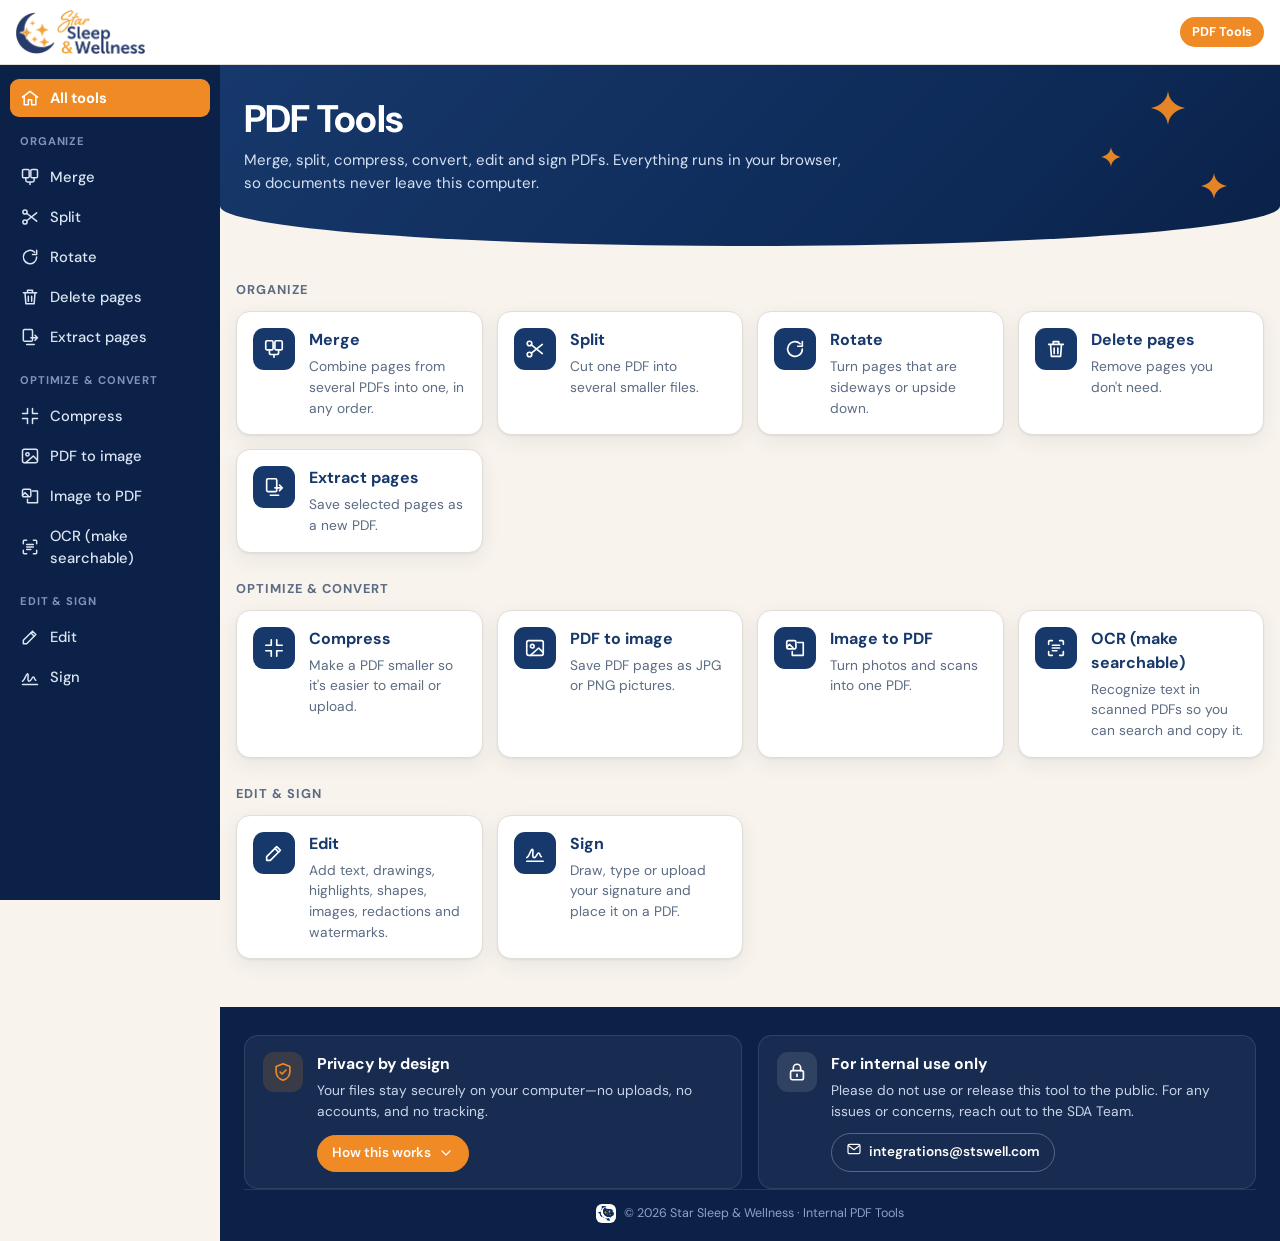
<file: index.html>
<!doctype html>
<html lang="en">
<head>
  <meta charset="utf-8">
  <meta name="viewport" content="width=device-width, initial-scale=1">
  <title>PDF Tools · Star Sleep &amp; Wellness</title>
  <meta name="robots" content="noindex, nofollow">
  <meta name="description" content="Internal PDF tools for Star Sleep & Wellness. Files never leave your computer.">
  <link rel="icon" type="image/png" href="assets/logo.png">
  <link rel="preconnect" href="https://fonts.googleapis.com">
  <link rel="preconnect" href="https://fonts.gstatic.com" crossorigin>
  <link href="https://fonts.googleapis.com/css2?family=DM+Sans:opsz,wght@9..40,400;9..40,500;9..40,600;9..40,700&display=swap" rel="stylesheet">
  <link rel="stylesheet" href="style.css">
  <link rel="stylesheet" href="css/tools.css">
  <script type="module" src="js/shell.js"></script>
  <script type="module" src="js/home.js"></script>
</head>
<body data-tool="home">
  <section class="hero">
    <svg class="star s1" viewBox="0 0 24 24" aria-hidden="true"><path d="M12 0c.8 6.4 4.8 10.4 12 12-7.2 1.6-11.2 5.6-12 12-.8-6.4-4.8-10.4-12-12C7.2 10.4 11.2 6.4 12 0Z"/></svg>
    <svg class="star s2" viewBox="0 0 24 24" aria-hidden="true"><path d="M12 0c.8 6.4 4.8 10.4 12 12-7.2 1.6-11.2 5.6-12 12-.8-6.4-4.8-10.4-12-12C7.2 10.4 11.2 6.4 12 0Z"/></svg>
    <svg class="star s3" viewBox="0 0 24 24" aria-hidden="true"><path d="M12 0c.8 6.4 4.8 10.4 12 12-7.2 1.6-11.2 5.6-12 12-.8-6.4-4.8-10.4-12-12C7.2 10.4 11.2 6.4 12 0Z"/></svg>
    <div class="hero-inner">
      <h1>PDF Tools</h1>
      <p>Merge, split, compress, convert, edit and sign PDFs. Everything runs in your browser, so documents never leave this computer.</p>
    </div>
  </section>
  <main class="home-main" id="home"></main>

  <section class="home-main privacy" id="privacy" aria-labelledby="privacy-title" hidden>
    <h2 id="privacy-title">How your files stay private</h2>
    <div class="privacy-grid">
      <div class="privacy-item">
        <h3>Your files are never uploaded</h3>
        <p>Many online PDF tools send your document to their company's servers to do the work. This one doesn't. When you choose a PDF, your web browser opens it from your computer and does all the work itself: merging, compressing, signing, OCR. Your document is never sent to STS's servers or to any other company.</p>
      </div>
      <div class="privacy-item">
        <h3>Results go straight to your Downloads folder</h3>
        <p>Nothing is stored online, and there's no account to sign in to. Closing the tab clears your files from the browser's memory. The only thing kept is a signature you choose to "Remember on this computer", and that stays in this browser only.</p>
      </div>
      <div class="privacy-item">
        <h3>What the page does download</h3>
        <p>When the page opens, it downloads the tools themselves (program code and fonts) from public download sites (cdnjs, unpkg, jsDelivr and Google Fonts). OCR also downloads its text-recognition model the first time you use it. These are downloads <em>to</em> your computer. Your documents are never sent to those sites.</p>
      </div>
      <div class="privacy-item">
        <h3>Check it yourself</h3>
        <p>Press <kbd>F12</kbd>, open the <b>Network</b> tab, then use any tool. You'll see the tools and fonts coming in, and none of your documents going out.</p>
      </div>
    </div>
  </section>
</body>
</html>
</file>
<file: style.css>
/* Star Sleep & Wellness palette */
:root {
  --navy: #17386b;
  --navy-deep: #0d2a57;
  --navy-ink: #0b2147;
  --orange: #f08a24;
  --orange-hover: #d9731a;
  --orange-soft: #fdeedd;
  --sky: #c9d9eb;
  --sky-soft: #e8eff8;

  --bg: #f8f3ec;
  --surface: #ffffff;
  --surface-2: #f3eee6;
  --paper-bg: #eef2f7;
  --text: #13213a;
  --muted: #5b6b82;
  --border: #e2ded7;
  --danger: #c0392b;
  --danger-soft: #fbe9e7;
  --ok: #1e7d4f;
  --on-accent: #ffffff;
  --radius: 14px;
  --shadow: 0 1px 2px rgba(13, 42, 87, .06), 0 6px 20px rgba(13, 42, 87, .07);
  color-scheme: only light;
}


* { box-sizing: border-box; }
[hidden] { display: none !important; }

body {
  margin: 0;
  background: var(--bg);
  color: var(--text);
  font: 15px/1.5 "DM Sans", system-ui, -apple-system, "Segoe UI", Roboto, sans-serif;
}
body.is-dragging, body.is-dragging * { cursor: grabbing !important; user-select: none; }

button, input { font: inherit; }

/* ---------- Top bar ---------- */
.topbar { background: var(--surface); border-bottom: 1px solid var(--border); }
.topbar-inner {
  margin: 0;
  padding: 10px 16px;
  display: flex;
  align-items: center;
  justify-content: space-between;
  gap: 12px;
}
.brand { display: flex; align-items: center; gap: 10px; color: var(--navy); text-decoration: none; }
.brand-text { font-size: 1rem; letter-spacing: .01em; }
.brand strong { color: var(--orange); font-weight: 700; }
.tool-name {
  background: var(--orange);
  color: #fff;
  font-weight: 700;
  font-size: .8rem;
  padding: 5px 12px;
  border-radius: 999px;
}

/* ---------- Hero ---------- */
.hero {
  position: relative;
  overflow: hidden;
  background: linear-gradient(135deg, var(--navy) 0%, var(--navy-deep) 70%, var(--navy-ink) 100%);
  color: #fff;
  border-radius: 0 0 50% 50% / 0 0 40px 40px;
  padding: 32px 24px 52px;
}
.hero-inner { max-width: 1240px; margin: 0 auto; position: relative; }
.hero h1 { margin: 0 0 8px; font-size: clamp(1.7rem, 3.5vw, 2.4rem); letter-spacing: -0.02em; line-height: 1.15; }
.hero p { margin: 0; max-width: 60ch; color: #d6e2f2; }
.steps { list-style: none; padding: 0; margin: 20px 0 0; display: flex; flex-wrap: wrap; gap: 10px; }
.steps li {
  display: flex; align-items: center; gap: 8px;
  background: rgba(255, 255, 255, .1);
  border: 1px solid rgba(255, 255, 255, .18);
  padding: 6px 14px 6px 6px;
  border-radius: 999px;
  font-size: .9rem;
}
.steps span {
  display: grid; place-items: center;
  width: 24px; height: 24px; border-radius: 50%;
  background: var(--orange); color: #fff; font-weight: 700; font-size: .8rem;
}
.star { position: absolute; fill: var(--orange); opacity: .95; }
.star.s1 { width: 34px; right: 9%; top: 26px; }
.star.s2 { width: 20px; right: 15%; top: 82px; }
.star.s3 { width: 26px; right: 5%; top: 108px; }
@media (max-width: 1200px) { .star { display: none; } }

/* ---------- Board ---------- */
.board {
  max-width: 1280px;
  margin: 24px auto 0;
  padding: 0 16px;
  display: grid;
  grid-template-columns: minmax(0, 1fr) minmax(0, 1fr);
  gap: 20px;
  align-items: start;
}
@media (max-width: 1100px) { .board { grid-template-columns: minmax(0, 1fr); } }

.panel {
  background: var(--surface);
  border: 1px solid var(--border);
  border-radius: var(--radius);
  box-shadow: var(--shadow);
  padding: 18px;
}
.panel-head { display: flex; align-items: center; justify-content: space-between; gap: 12px; margin-bottom: 12px; }
.head-actions { display: flex; align-items: center; gap: 8px; }
.panel-head h2 { margin: 0; font-size: 1.15rem; color: var(--navy); }
.count { color: var(--muted); font-weight: 500; font-size: .9rem; margin-left: 4px; }

.out-panel {
  position: sticky;
  top: 16px;
  display: flex;
  flex-direction: column;
  max-height: calc(100vh - 32px);
  border-top: 4px solid var(--orange);
}
@media (max-width: 1100px) { .out-panel { position: static; max-height: none; } }

.hint { color: var(--muted); font-size: .85rem; margin: 0 0 12px; }
kbd {
  font: inherit; font-size: .78rem;
  border: 1px solid var(--border); border-bottom-width: 2px;
  border-radius: 5px; padding: 0 5px; background: var(--surface-2);
}

/* ---------- Buttons & fields ---------- */
.btn {
  display: inline-flex; align-items: center; justify-content: center; gap: 6px;
  font-weight: 600;
  border-radius: 10px;
  padding: 10px 20px;
  cursor: pointer;
  border: 1px solid transparent;
  white-space: nowrap;
  transition: background .15s, border-color .15s, color .15s;
}
.btn.small { padding: 6px 12px; font-size: .85rem; border-radius: 8px; }
.btn.primary { background: var(--orange); color: #fff; }
.btn.primary:hover:not(:disabled) { background: var(--orange-hover); }
.btn:disabled { opacity: .45; cursor: default; }
.btn.navy { background: var(--navy); color: #fff; }
.btn.navy:hover:not(:disabled) { background: var(--navy-deep); }
.btn.outline { background: transparent; color: var(--navy); border-color: var(--sky); }
.btn.outline:hover:not(:disabled) { border-color: var(--navy); }
.btn.ghost { background: transparent; color: var(--muted); border-color: var(--border); }
.btn.ghost:hover { color: var(--danger); border-color: var(--danger); }
.btn:focus-visible, .icon-btn:focus-visible, .thumb:focus-visible, .link-btn:focus-visible {
  outline: 2px solid var(--orange); outline-offset: 2px;
}

.icon-btn {
  width: 30px; height: 30px;
  display: grid; place-items: center;
  border: 1px solid var(--border);
  border-radius: 8px;
  background: var(--surface);
  color: var(--muted);
  cursor: pointer;
  font-size: .9rem;
  line-height: 1;
}
.icon-btn:hover { color: var(--navy); border-color: var(--navy); }
.icon-btn.danger:hover { color: var(--danger); border-color: var(--danger); }

.link-btn {
  background: none; border: 0; padding: 0;
  color: var(--navy); font-size: .82rem; font-weight: 600;
  cursor: pointer; text-decoration: underline; text-underline-offset: 2px;
}

input[type="text"] {
  font-size: .95rem;
  color: var(--text);
  background: var(--bg);
  border: 1px solid var(--border);
  border-radius: 8px;
  padding: 8px 10px;
  width: 100%;
}
input[type="text"]:focus { outline: 2px solid var(--orange); outline-offset: 1px; border-color: transparent; }

/* ---------- Drop zone ---------- */
.drop {
  display: flex; flex-direction: column; align-items: center; gap: 2px;
  padding: 28px 16px;
  border: 2px dashed var(--sky);
  border-radius: 12px;
  background: var(--sky-soft);
  cursor: pointer;
  text-align: center;
  margin-bottom: 14px;
  transition: border-color .15s, background .15s, padding .2s;
}
.drop:hover, .drop.over { border-color: var(--orange); background: var(--orange-soft); }
.drop.compact { flex-direction: row; justify-content: center; gap: 8px; padding: 12px 16px; }
.drop.compact .drop-icon { width: 20px; height: 20px; margin: 0; }
.drop.compact .drop-title { font-size: .92rem; }
.drop.compact .drop-sub { display: none; }
.drop-icon { width: 34px; height: 34px; color: var(--orange); margin-bottom: 4px; }
.drop-title { font-weight: 700; color: var(--navy); }
.drop-sub { color: var(--muted); font-size: .9rem; }
.link { color: var(--orange); text-decoration: underline; text-underline-offset: 3px; font-weight: 600; }

/* ---------- Source cards ---------- */
.sources { display: flex; flex-direction: column; gap: 14px; }

.src {
  border: 1px solid var(--border);
  border-left: 5px solid var(--c);
  border-radius: 12px;
  background: var(--surface);
  overflow: hidden;
}
.src-head {
  display: flex; align-items: center; gap: 10px;
  padding: 10px 12px;
  background: var(--surface-2);
}
.collapse {
  border: 0; background: none; color: var(--muted); cursor: pointer;
  width: 24px; height: 24px; display: grid; place-items: center; border-radius: 6px;
  transition: transform .15s;
}
.src.collapsed .collapse { transform: rotate(-90deg); }
.src-meta { min-width: 0; flex: 1; }
.src-name { font-weight: 700; overflow: hidden; text-overflow: ellipsis; white-space: nowrap; }
.src-info { color: var(--muted); font-size: .8rem; display: flex; flex-wrap: wrap; gap: 4px 10px; align-items: center; }
.src-actions { display: flex; align-items: center; gap: 6px; }
.src-body { padding: 12px; }
.src.collapsed .src-body { display: none; }
.src.error { border-left-color: var(--danger); }
.src-error { color: var(--danger); font-size: .88rem; padding: 10px 12px; margin: 0; }
.sel-badge { color: var(--orange); font-weight: 700; }

/* ---------- Thumbnails ---------- */
.grid {
  display: grid;
  grid-template-columns: repeat(auto-fill, minmax(92px, 1fr));
  gap: 12px;
}
@media (max-width: 480px) {
  .grid { grid-template-columns: repeat(auto-fill, minmax(72px, 1fr)); gap: 8px; }
  .panel { padding: 14px; }
}

.thumb {
  position: relative;
  border-radius: 10px;
  padding: 6px 6px 4px;
  cursor: grab;
  outline: none;
  touch-action: manipulation;
  transition: background .12s, box-shadow .12s, opacity .12s;
}
.thumb:hover { background: var(--sky-soft); }
.paper {
  position: relative;
  aspect-ratio: 1 / 1;
  border-radius: 6px;
  background: var(--paper-bg);
}
.paper img {
  position: absolute;
  inset: 6px;
  margin: auto;
  max-width: calc(100% - 12px);
  max-height: calc(100% - 12px);
  background: #fff;
  box-shadow: 0 1px 3px rgba(13, 42, 87, .25);
  border-radius: 2px;
  transition: transform .2s;
  pointer-events: none;
}
.paper img:not([src]) { display: none; }
.paper.loading::after {
  content: "";
  position: absolute; inset: 22% 26%;
  border-radius: 3px;
  background: linear-gradient(100deg, transparent 20%, rgba(255, 255, 255, .55) 50%, transparent 80%) var(--sky);
  background-size: 200% 100%;
  animation: shimmer 1.2s infinite linear;
  opacity: .6;
}
@keyframes shimmer { to { background-position: -200% 0; } }
.paper .noprev {
  position: absolute; inset: 0; display: grid; place-items: center;
  color: var(--muted); font-size: .75rem;
}

.pnum { display: block; text-align: center; font-size: .78rem; color: var(--muted); margin-top: 3px; font-weight: 500; }

.check {
  position: absolute; top: 2px; right: 2px;
  width: 22px; height: 22px; border-radius: 50%;
  display: grid; place-items: center;
  background: var(--surface); border: 2px solid var(--sky);
  color: transparent; font-size: .75rem; font-weight: 700;
  opacity: 0; transition: opacity .12s;
}
.thumb:hover .check { opacity: 1; }
.thumb.selected { background: var(--orange-soft); box-shadow: inset 0 0 0 2px var(--orange); }
.thumb.selected .check { opacity: 1; background: var(--orange); border-color: var(--orange); color: #fff; }
.thumb.selected .pnum { color: var(--orange); font-weight: 700; }
.thumb.drag-src { opacity: .35; }

/* Pages already in the new PDF */
.thumb.used .paper { box-shadow: inset 0 0 0 2px var(--navy); }
.thumb.used .paper img { opacity: .55; }
.used-tag {
  position: absolute; left: 50%; bottom: 4px; transform: translateX(-50%);
  max-width: calc(100% - 8px);
  white-space: nowrap; overflow: hidden; text-overflow: ellipsis;
  background: var(--navy); color: #fff;
  font-size: .7rem; font-weight: 700;
  padding: 2px 8px; border-radius: 999px;
  box-shadow: 0 1px 3px rgba(13, 42, 87, .3);
  pointer-events: none;
}
.used-count {
  background: var(--navy); color: #fff;
  font-weight: 700; font-size: .72rem;
  padding: 1px 8px; border-radius: 999px;
}

/* Output thumbs */
.out-scroll { overflow-y: auto; min-height: 220px; flex: 1; margin: 0 -6px; padding: 4px 6px; border-radius: 10px; transition: background .15s, box-shadow .15s; }
.out-panel.drop-ready .out-scroll { background: var(--sky-soft); outline: 2px dashed var(--sky); outline-offset: -2px; }
.out-panel.drop-hover .out-scroll { background: var(--orange-soft); outline: 2px solid var(--orange); outline-offset: -2px; }

.out-empty {
  display: flex; flex-direction: column; align-items: center; text-align: center;
  color: var(--muted); padding: 36px 16px; gap: 6px;
}
.out-empty svg { width: 56px; height: 56px; color: var(--sky); }
.out-empty p { margin: 0 0 6px; }
.out-empty b { color: var(--navy); }

.out-grid .thumb .paper { box-shadow: inset 0 -3px 0 var(--c); }
.pos {
  position: absolute; top: 2px; left: 2px;
  min-width: 22px; height: 22px; padding: 0 6px; border-radius: 11px;
  display: grid; place-items: center;
  background: var(--navy); color: #fff; font-size: .72rem; font-weight: 700;
  z-index: 1;
}
.label {
  display: block; text-align: center; font-size: .72rem; color: var(--muted);
  margin-top: 3px; white-space: nowrap; overflow: hidden; text-overflow: ellipsis;
}
.label b { color: var(--text); font-weight: 600; }
.tools {
  position: absolute; top: 2px; right: 2px; z-index: 1;
  display: flex; gap: 3px; opacity: 0; transition: opacity .12s;
}
.tools .icon-btn { width: 24px; height: 24px; font-size: .8rem; border-radius: 6px; }
.thumb:hover .tools, .thumb:focus-within .tools, .thumb.selected .tools { opacity: 1; }
@media (hover: none) { .tools { opacity: 1; } }

/* Insert marker */
.thumb.ins-before::before, .thumb.ins-after::after {
  content: "";
  position: absolute; top: 4px; bottom: 4px; width: 4px; border-radius: 2px;
  background: var(--orange);
  box-shadow: 0 0 0 3px var(--orange-soft);
}
.thumb.ins-before::before { left: -8px; }
.thumb.ins-after::after { right: -8px; }

.out-hint { margin: 10px 0 0; }

.out-foot {
  display: flex; align-items: flex-end; gap: 12px;
  border-top: 1px solid var(--border);
  margin-top: 14px; padding-top: 14px;
}
.field { display: flex; flex-direction: column; gap: 4px; font-size: .8rem; color: var(--muted); flex: 1; }
@media (max-width: 480px) { .out-foot { flex-direction: column; align-items: stretch; } }

.status { min-height: 1.4em; margin: 10px 0 0; font-size: .9rem; }
.status.ok { color: var(--ok); }
.status.err { color: var(--danger); }

/* Drag ghost */
.drag-ghost {
  position: fixed; left: 0; top: 0; z-index: 1000;
  width: 84px; pointer-events: none;
  transform-origin: 0 0;
}
.drag-ghost .paper { box-shadow: 0 12px 28px rgba(13, 42, 87, .35); background: var(--surface); transform: rotate(-4deg); }
.drag-ghost .stack { position: absolute; inset: 0; border-radius: 6px; background: var(--sky); transform: rotate(5deg); }
.drag-ghost .n {
  position: absolute; top: -8px; right: -8px;
  min-width: 26px; height: 26px; padding: 0 7px; border-radius: 13px;
  display: grid; place-items: center;
  background: var(--orange); color: #fff; font-weight: 700; font-size: .8rem;
  box-shadow: 0 2px 6px rgba(0, 0, 0, .25);
}

/* File drag overlay */
.file-overlay {
  position: fixed; inset: 0; z-index: 900;
  display: none; place-items: center;
  background: rgba(13, 42, 87, .55);
  backdrop-filter: blur(2px);
}
.file-overlay div {
  background: var(--surface); color: var(--navy);
  border: 3px dashed var(--orange);
  padding: 28px 40px; border-radius: 16px;
  font-weight: 700; font-size: 1.2rem;
}
body.file-over .file-overlay { display: grid; }

.foot {
  display: flex; flex-direction: column; align-items: center; gap: 12px;
  color: var(--muted); font-size: .82rem; text-align: center;
  padding: 32px 16px 28px;
}
.foot p { margin: 0; }
.foot-line { display: flex; align-items: center; justify-content: center; gap: 8px; flex-wrap: wrap; }
.notice {
  max-width: 640px;
  background: var(--orange-soft);
  border: 1px solid var(--orange);
  color: var(--text);
  border-radius: 10px;
  padding: 10px 16px;
  font-size: .88rem;
}
.notice strong { color: var(--navy); }
</file>
<file: css/tools.css>
/* =====================================================================
   App frame: sidebar + content
   ===================================================================== */
.topbar { position: sticky; top: 0; z-index: 50; }
.layout {
  display: grid;
  grid-template-columns: 220px minmax(0, 1fr);
  min-height: calc(100vh - 65px);
}
.sidebar {
  background: var(--navy-ink);
  color: #c9d6ea;
  padding: 14px 10px 24px;
  position: sticky;
  top: 65px;
  height: calc(100vh - 65px);
  overflow-y: auto;
  display: flex;
  flex-direction: column;
  gap: 2px;
}
.nav-group {
  font-size: .7rem; font-weight: 700; letter-spacing: .08em; text-transform: uppercase;
  color: #7f95b8; padding: 14px 10px 6px;
}
.nav-link {
  display: flex; align-items: center; gap: 10px;
  padding: 8px 10px; border-radius: 9px;
  color: #dbe5f3; text-decoration: none; font-size: .92rem; font-weight: 500;
  transition: background .12s, color .12s;
}
.nav-link:hover { background: rgba(255, 255, 255, .08); color: #fff; }
.nav-link.active { background: var(--orange); color: #fff; font-weight: 700; }
.nav-link:focus-visible { outline: 2px solid var(--orange); outline-offset: 2px; }
.nav-icon { width: 20px; height: 20px; flex: none; display: grid; }
.nav-icon svg { width: 20px; height: 20px; }
.content { min-width: 0; display: flex; flex-direction: column; }
.content > .foot { margin-top: auto; }

@media (max-width: 860px) {
  .layout { grid-template-columns: minmax(0, 1fr); }
  .sidebar {
    position: sticky; top: 65px; z-index: 40; height: auto;
    flex-direction: row; overflow-x: auto; padding: 8px; gap: 4px;
  }
  .nav-group { display: none; }
  .nav-link { flex: none; padding: 7px 10px; font-size: .85rem; }
  .brand-text { display: none; }
}

/* =====================================================================
   Single-file tools (split, rotate, delete, extract, compress, …)
   ===================================================================== */
.tool-main { max-width: 1240px; width: 100%; margin: 24px auto 0; padding: 0 16px; }
.tool-main > * + * { margin-top: 16px; }

.drop.big {
  padding: 56px 16px; gap: 10px; border-width: 2px; background: var(--surface);
  box-shadow: var(--shadow); margin: 0;
}
.drop.big .btn { pointer-events: none; padding: 12px 26px; font-size: 1rem; }
.drop-icon-wrap { width: 48px; height: 48px; color: var(--orange); display: grid; }
.drop-icon-wrap svg { width: 48px; height: 48px; }
.drop-note { color: var(--muted); font-size: .8rem; max-width: 56ch; }

.filebar { display: flex; align-items: center; gap: 12px; flex-wrap: wrap; }
.err-text { color: var(--danger); }
.result .file-icon, .filebar .file-icon {
  width: 40px; height: 40px; border-radius: 10px; display: grid; place-items: center;
  background: var(--orange-soft); color: var(--orange); flex: none;
}
.result .file-icon svg, .filebar .file-icon svg { width: 22px; height: 22px; }
.filebar .meta { flex: 1; min-width: 0; }
.filebar .fname { font-weight: 700; white-space: nowrap; overflow: hidden; text-overflow: ellipsis; }
.filebar .finfo { color: var(--muted); font-size: .85rem; }

.controls { display: flex; flex-wrap: wrap; align-items: center; gap: 10px 14px; margin-top: 14px; }
.controls .sep { width: 1px; align-self: stretch; background: var(--border); }
.ctl { display: inline-flex; align-items: center; gap: 8px; flex-wrap: nowrap; }
.ctl-label { font-size: .9rem; color: var(--muted); }
label.inline { display: inline-flex; align-items: center; gap: 8px; font-size: .9rem; color: var(--muted); }
.controls input[type="text"] { width: 160px; }
input[type="number"], select {
  font: inherit; font-size: .95rem; color: var(--text); background: var(--bg);
  border: 1px solid var(--border); border-radius: 8px; padding: 7px 10px;
}
input[type="number"] { width: 80px; }
input[type="number"]:focus, select:focus { outline: 2px solid var(--orange); outline-offset: 1px; border-color: transparent; }
input[type="range"] { accent-color: var(--orange); }
input[type="checkbox"], input[type="radio"] { accent-color: var(--orange); width: 16px; height: 16px; }

.seg { display: inline-flex; background: var(--surface-2); border-radius: 10px; padding: 3px; gap: 2px; flex-wrap: wrap; }
.seg button {
  border: 0; background: transparent; color: var(--muted); font-weight: 600; font-size: .88rem;
  padding: 7px 14px; border-radius: 8px; cursor: pointer;
}
.seg button[aria-pressed="true"] { background: var(--surface); color: var(--navy); box-shadow: 0 1px 3px rgba(13, 42, 87, .15); }

.icon-btn svg, .btn svg { width: 18px; height: 18px; flex: none; }

.summary-box {
  background: var(--sky-soft); border-radius: 10px; padding: 10px 14px; font-size: .9rem; color: var(--text);
  margin-top: 14px;
}
.summary-box b { color: var(--navy); }
.summary-box.warn { background: var(--orange-soft); }

.actionbar {
  display: flex; align-items: flex-end; gap: 12px; flex-wrap: wrap;
  border-top: 1px solid var(--border); margin-top: 16px; padding-top: 16px;
}
.actionbar .field { max-width: 360px; }
.actionbar .grow { flex: 1; }

/* page grid for single-file tools */
.pages-grid { grid-template-columns: repeat(auto-fill, minmax(118px, 1fr)); gap: 16px 18px; margin-top: 16px; }
.pages-grid .thumb { cursor: pointer; }
.thumb .ptools {
  position: absolute; top: 2px; right: 2px; z-index: 2; display: flex; gap: 3px;
  opacity: 0; transition: opacity .12s;
}
.thumb:hover .ptools, .thumb:focus-within .ptools { opacity: 1; }
@media (hover: none) { .thumb .ptools { opacity: 1; } }
.ptools .icon-btn { width: 26px; height: 26px; border-radius: 7px; }
.ptools .icon-btn svg { width: 15px; height: 15px; }

/* delete mode */
.thumb.marked .paper::after {
  content: ""; position: absolute; inset: 0; border-radius: 6px;
  background: rgba(192, 57, 43, .14);
  box-shadow: inset 0 0 0 2px var(--danger);
}
.thumb.marked .paper img { opacity: .35; }
.thumb.marked .pnum { color: var(--danger); font-weight: 700; text-decoration: line-through; }
.mark-x {
  position: absolute; left: 50%; top: 50%; transform: translate(-50%, -50%); z-index: 1;
  width: 36px; height: 36px; border-radius: 50%; display: grid; place-items: center;
  background: var(--danger); color: #fff;
}
.mark-x svg { width: 20px; height: 20px; }

/* split mode */
.cut {
  position: absolute; top: 40%; right: -16px; transform: translateY(-50%); z-index: 3;
  width: 28px; height: 28px; border-radius: 50%; border: 1px dashed var(--muted);
  background: var(--surface); color: var(--muted); display: grid; place-items: center; cursor: pointer;
  opacity: .55; transition: opacity .12s, background .12s;
}
.cut svg { width: 15px; height: 15px; transform: rotate(90deg); }
.cut:hover, .cut:focus-visible { opacity: 1; border-color: var(--orange); color: var(--orange); }
.cut.on { opacity: 1; background: var(--orange); border: 1px solid var(--orange); color: #fff; }
.part-tag {
  position: absolute; left: 4px; top: 4px; z-index: 1;
  font-size: .68rem; font-weight: 700; color: #fff; background: var(--pc, var(--navy));
  padding: 1px 7px; border-radius: 999px;
}
.split-cell .paper { box-shadow: inset 0 -5px 0 var(--pc, transparent); }

.progress { height: 8px; border-radius: 4px; background: var(--sky-soft); overflow: hidden; margin-top: 12px; }
.progress > div { height: 100%; width: 0; background: var(--orange); transition: width .2s; }

/* result rows (compress, convert) */
.results { display: flex; flex-direction: column; gap: 8px; margin-top: 14px; }
.result {
  display: flex; align-items: center; gap: 12px; padding: 10px 12px;
  border: 1px solid var(--border); border-radius: 10px; background: var(--surface);
}
.result .meta { flex: 1; min-width: 0; }
.result .fname { font-weight: 600; white-space: nowrap; overflow: hidden; text-overflow: ellipsis; }
.result .finfo { color: var(--muted); font-size: .82rem; }
.saving { color: var(--ok); font-weight: 700; }

.options { display: grid; grid-template-columns: repeat(auto-fit, minmax(200px, 1fr)); gap: 10px; margin-top: 14px; }
.option {
  display: flex; gap: 10px; align-items: flex-start; padding: 12px 14px; cursor: pointer;
  border: 2px solid var(--border); border-radius: 12px; background: var(--surface);
}
.option:has(input:checked) { border-color: var(--orange); background: var(--orange-soft); }
.option b { display: block; color: var(--navy); }
.option small { color: var(--muted); font-size: .82rem; }

/* Home page */
.home-main { max-width: 1240px; width: 100%; margin: 8px auto 0; padding: 0 16px; }
.home-group h2 { font-size: .8rem; color: var(--muted); text-transform: uppercase; letter-spacing: .08em; margin: 26px 0 12px; }
.cards { display: grid; grid-template-columns: repeat(auto-fill, minmax(240px, 1fr)); gap: 14px; }
.card {
  display: flex; gap: 14px; align-items: flex-start;
  background: var(--surface); border: 1px solid var(--border); border-radius: var(--radius);
  padding: 16px; text-decoration: none; color: var(--text); box-shadow: var(--shadow);
  transition: transform .12s, border-color .12s;
}
.card:hover, .card:focus-visible { transform: translateY(-2px); border-color: var(--orange); outline: none; }
.card .ci { width: 42px; height: 42px; flex: none; border-radius: 11px; display: grid; place-items: center; background: var(--navy); color: #fff; }
.card .ci svg { width: 22px; height: 22px; }
.card h3 { margin: 0 0 4px; font-size: 1rem; color: var(--navy); }
.card p { margin: 0; color: var(--muted); font-size: .86rem; }

/* =====================================================================
   Edit & Sign editor
   ===================================================================== */
.editor { padding: 14px; }
.ed-top { display: flex; flex-wrap: wrap; align-items: center; justify-content: space-between; gap: 12px; }
.ed-top .filebar { flex: 1; min-width: 240px; }
.ed-actions { display: flex; align-items: center; gap: 6px; flex-wrap: wrap; }
.ed-actions .sep { width: 1px; height: 26px; background: var(--border); margin: 0 4px; }
.ed-actions input[type="text"] { width: 200px; }
.ed-actions .icon-btn:disabled { opacity: .35; cursor: default; }
.zoom-label { min-width: 46px; text-align: center; font-size: .85rem; color: var(--muted); font-weight: 600; }

.ed-tools {
  display: flex; flex-wrap: wrap; gap: 4px; margin-top: 12px; padding: 6px;
  background: var(--navy-ink); border-radius: 12px;
}
.ed-tool {
  display: flex; flex-direction: column; align-items: center; gap: 2px; min-width: 64px;
  padding: 7px 8px; border: 0; border-radius: 9px; background: transparent; color: #dbe5f3;
  font-size: .74rem; font-weight: 600; cursor: pointer;
}
.ed-tool span:first-child { display: grid; }
.ed-tool svg { width: 20px; height: 20px; }
.ed-tool:hover { background: rgba(255, 255, 255, .1); color: #fff; }
.ed-tool.active { background: var(--orange); color: #fff; }
.ed-tool:focus-visible { outline: 2px solid var(--orange); outline-offset: 2px; }

.ed-props {
  display: flex; flex-wrap: nowrap; overflow-x: auto; white-space: nowrap; align-items: center; gap: 10px 16px;
  height: 52px; scrollbar-width: thin;
  margin-top: 8px; padding: 6px 12px; background: var(--surface-2); border-radius: 10px;
}
.ed-props .grow { flex: 1; }
.ed-props input[type="text"] { width: auto; }
.ed-hint { margin: 8px 2px 0; color: var(--muted); font-size: .86rem; line-height: 1.45; min-height: 2.9em; }

.swatches { display: inline-flex; gap: 5px; flex-wrap: nowrap; }
.swatch {
  width: 24px; height: 24px; border-radius: 50%; cursor: pointer; padding: 0;
  background: var(--sw); border: 2px solid var(--surface); box-shadow: 0 0 0 1px var(--border);
}
.swatch.on { box-shadow: 0 0 0 2px var(--orange); }

.ed-scroll {
  margin-top: 10px; background: #e4e9f1; border-radius: 12px;
  height: calc(100vh - 150px); min-height: 420px; overflow: auto; padding: 20px;
}
.ed-pages { display: flex; flex-direction: column; align-items: center; gap: 20px; --k: 1; }
.ed-page { position: relative; flex: none; box-shadow: 0 2px 10px rgba(13, 42, 87, .18); background: #fff; }
.ed-paper { position: absolute; inset: 0; overflow: hidden; }
.ed-paper.loading { background: linear-gradient(100deg, #fff 30%, #f1f4f9 50%, #fff 70%); background-size: 200% 100%; animation: shimmer 1.2s infinite linear; }
.ed-img { width: 100%; height: 100%; display: block; user-select: none; }
.ed-img:not([src]) { visibility: hidden; }
.ed-pnum { position: absolute; right: 0; bottom: -18px; font-size: .72rem; color: var(--muted); }

.ed-layer { position: absolute; inset: 0; touch-action: none; }
.ed-pages[data-tool="text"] .ed-layer, .ed-pages[data-tool="date"] .ed-layer { cursor: text; }
.ed-pages[data-tool="draw"] .ed-layer, .ed-pages[data-tool="line"] .ed-layer,
.ed-pages[data-tool="rect"] .ed-layer, .ed-pages[data-tool="ellipse"] .ed-layer,
.ed-pages[data-tool="highlight"] .ed-layer, .ed-pages[data-tool="redact"] .ed-layer,
.ed-pages[data-tool="crop"] .ed-layer, .ed-pages[data-tool="check"] .ed-layer,
.ed-pages[data-tool="place"] .ed-layer { cursor: crosshair; }
.ed-svg { position: absolute; inset: 0; width: 100%; height: 100%; pointer-events: none; overflow: visible; }
.ed-svg .hl { opacity: .4; mix-blend-mode: multiply; }

.ed-text {
  position: absolute; white-space: pre; min-width: 4px; padding: 0; margin: 0;
  cursor: move; outline: none; user-select: none;
}
.ed-text.editing { cursor: text; user-select: text; outline: 1.5px dashed var(--orange); outline-offset: 2px; background: rgba(255, 255, 255, .6); min-width: 40px; }
.ed-image { position: absolute; cursor: move; user-select: none; }
.ed-hit { position: absolute; cursor: move; }
.ed-pages[data-tool="draw"] :is(.ed-text, .ed-image, .ed-hit),
.ed-pages[data-tool="line"] :is(.ed-text, .ed-image, .ed-hit),
.ed-pages[data-tool="rect"] :is(.ed-text, .ed-image, .ed-hit),
.ed-pages[data-tool="ellipse"] :is(.ed-text, .ed-image, .ed-hit),
.ed-pages[data-tool="highlight"] :is(.ed-text, .ed-image, .ed-hit),
.ed-pages[data-tool="redact"] :is(.ed-text, .ed-image, .ed-hit),
.ed-pages[data-tool="crop"] :is(.ed-text, .ed-image, .ed-hit),
.ed-pages[data-tool="place"] :is(.ed-text, .ed-image, .ed-hit) { pointer-events: none; }

.ed-sel { position: absolute; outline: 1.5px dashed var(--orange); outline-offset: 3px; pointer-events: none; }
.ed-handle {
  position: absolute; right: -9px; bottom: -9px; width: 14px; height: 14px; border-radius: 4px;
  background: var(--orange); border: 2px solid #fff; cursor: nwse-resize; pointer-events: auto;
  box-shadow: 0 1px 3px rgba(0, 0, 0, .3);
}
.ed-del {
  position: absolute; right: -14px; top: -26px; width: 22px; height: 22px; border-radius: 50%;
  border: 0; background: var(--danger); color: #fff; display: grid; place-items: center; cursor: pointer; pointer-events: auto;
  box-shadow: 0 1px 3px rgba(0, 0, 0, .3);
}
.ed-del svg { width: 12px; height: 12px; }

.ed-watermark {
  position: absolute; left: 50%; top: 50%; transform: translate(-50%, -50%) rotate(-45deg);
  font-family: Arial, Helvetica, sans-serif; font-weight: 700; white-space: pre; pointer-events: none;
}

/* signature picker + dialog */
.sig-pick {
  position: relative; height: 40px; padding: 4px 8px; border: 1px solid var(--border); border-radius: 8px;
  background: #fff; cursor: pointer;
}
.sig-pick:hover { border-color: var(--orange); }
.sig-pick img { height: 100%; width: auto; display: block; }
.sig-del {
  position: absolute; top: -8px; right: -8px; width: 18px; height: 18px; border-radius: 50%;
  background: var(--muted); color: #fff; font-size: .8rem; line-height: 18px; text-align: center;
}
.sig-dialog {
  border: 0; border-radius: 16px; padding: 0; width: min(640px, calc(100vw - 32px));
  box-shadow: 0 20px 60px rgba(11, 33, 71, .35); color: var(--text);
}
.sig-dialog::backdrop { background: rgba(11, 33, 71, .5); }
.sig-head { display: flex; align-items: center; justify-content: space-between; padding: 16px 20px 0; }
.sig-head h2 { margin: 0; font-size: 1.15rem; color: var(--navy); }
.sig-body { padding: 14px 20px; display: flex; flex-direction: column; gap: 10px; }
.sig-row { display: flex; align-items: center; justify-content: space-between; gap: 12px; flex-wrap: wrap; }
.sig-pad-wrap { position: relative; background: var(--sky-soft); border-radius: 10px; }
.sig-pad { display: block; width: 100%; height: auto; aspect-ratio: 3 / 1; cursor: crosshair; touch-action: none; position: relative; z-index: 1; }
.sig-line { position: absolute; left: 6%; right: 6%; bottom: 26%; border-bottom: 1.5px solid var(--sky); }
.sig-here { position: absolute; left: 0; right: 0; bottom: 8%; text-align: center; font-size: .78rem; color: var(--muted); }
.sig-fonts { display: grid; gap: 8px; margin-top: 10px; }
.sig-font {
  text-align: left; padding: 8px 14px; border: 2px solid var(--border); border-radius: 10px; background: #fff; cursor: pointer;
  font-size: 2rem; line-height: 1.3; overflow: hidden; white-space: nowrap; text-overflow: ellipsis;
}
.sig-font.on { border-color: var(--orange); background: var(--orange-soft); }
.sig-upload-preview { margin-top: 10px; padding: 10px; border-radius: 10px; background: var(--sky-soft); }
.sig-upload-preview img { max-height: 120px; max-width: 100%; display: block; }
.sig-foot { display: flex; justify-content: flex-end; gap: 8px; padding: 0 20px 18px; }

.ed-props > * { flex: none; }
.ed-props .grow { flex: 1 0 0; }

.notice a, .foot-line a { color: var(--navy); font-weight: 600; text-underline-offset: 2px; }

/* "How your files stay private" on the home page */
.privacy { margin-top: 32px; scroll-margin-top: 80px; }
@media (max-width: 860px) { .privacy { scroll-margin-top: 140px; } } /* clear the sticky tool bar */
.privacy.flash .privacy-item { animation: privacy-flash 1.8s ease-out; }
@keyframes privacy-flash {
  0%, 30% { background: var(--orange-soft); box-shadow: 0 0 0 3px var(--orange), var(--shadow); }
  100% { background: var(--surface); box-shadow: var(--shadow); }
}
.privacy > h2 { font-size: 1.25rem; color: var(--navy); margin: 0 0 12px; }
.privacy-grid { display: grid; grid-template-columns: repeat(auto-fit, minmax(260px, 1fr)); gap: 14px; }
.privacy-item {
  background: var(--surface); border: 1px solid var(--border); border-left: 4px solid var(--orange);
  border-radius: var(--radius); padding: 14px 16px; box-shadow: var(--shadow);
}
.privacy-item h3 { margin: 0 0 6px; font-size: .98rem; color: var(--navy); }
.privacy-item p { margin: 0; color: var(--muted); font-size: .88rem; }

/* Full-colour logo in the top bar */
.brand-logo { display: block; height: 44px; width: auto; }

/* =====================================================================
   Footer: navy band with "Privacy by design" and "For internal use only"
   ===================================================================== */
.foot {
  display: block; text-align: left; color: #c9d6ea;
  background: var(--navy-ink); margin-top: 48px; padding: 28px 24px 18px;
}
.foot-inner {
  max-width: 1240px; margin: 0 auto;
  display: grid; grid-template-columns: repeat(2, minmax(0, 1fr)); gap: 16px; align-items: stretch;
}
.foot-block { grid-template-rows: 1fr auto; }
.foot-block {
  display: grid; grid-template-columns: auto 1fr; grid-template-areas: "icon text" "icon action";
  column-gap: 14px; row-gap: 12px; align-items: start;
  background: rgba(255, 255, 255, .05); border: 1px solid rgba(255, 255, 255, .1);
  border-radius: var(--radius); padding: 16px 18px;
}
.foot-icon {
  grid-area: icon; width: 40px; height: 40px; border-radius: 11px; display: grid; place-items: center;
  background: rgba(240, 138, 36, .16); color: var(--orange);
}
.foot-block.fb-internal .foot-icon { background: rgba(255, 255, 255, .1); color: #fff; }
.foot-icon svg { width: 22px; height: 22px; }
.foot-text { grid-area: text; }
.foot-text h2 { margin: 0 0 4px; font-size: .98rem; color: #fff; }
.foot-text p { margin: 0; font-size: .86rem; line-height: 1.5; color: #c9d6ea; }
.foot-btn {
  grid-area: action; justify-self: start;
  display: inline-flex; align-items: center; gap: 7px;
  padding: 7px 14px; border-radius: 999px; font-size: .85rem; font-weight: 600; text-decoration: none;
  color: #fff; border: 1px solid rgba(255, 255, 255, .28); transition: background .15s, border-color .15s;
}
.foot-btn:hover { background: rgba(255, 255, 255, .1); border-color: #fff; }
.foot-btn:focus-visible { outline: 2px solid var(--orange); outline-offset: 2px; }
.foot-btn svg { width: 16px; height: 16px; }
.foot-block.fb-privacy .foot-btn { background: var(--orange); border-color: var(--orange); }
.foot-block.fb-privacy .foot-btn:hover { background: var(--orange-hover); border-color: var(--orange-hover); }
.foot-btn .chev { display: grid; transition: transform .2s; }
.foot-btn[aria-expanded="true"] .chev { transform: rotate(180deg); }
.foot-copy {
  max-width: 1240px; margin: 18px auto 0; padding-top: 14px; border-top: 1px solid rgba(255, 255, 255, .1);
  display: flex; align-items: center; justify-content: center; gap: 8px;
  font-size: .78rem; color: #8ea3c4;
}
.foot-copy img { background: #fff; border-radius: 6px; padding: 2px; }
@media (max-width: 760px) {
  .foot { padding: 22px 16px 16px; }
  .foot-inner { grid-template-columns: minmax(0, 1fr); }
}
/* keep breathing room above the footer (the footer itself is pushed to the bottom) */
.content > main, .content > .privacy { margin-bottom: 48px; }
.content > main:has(+ .privacy:not([hidden])) { margin-bottom: 0; }
</file>
